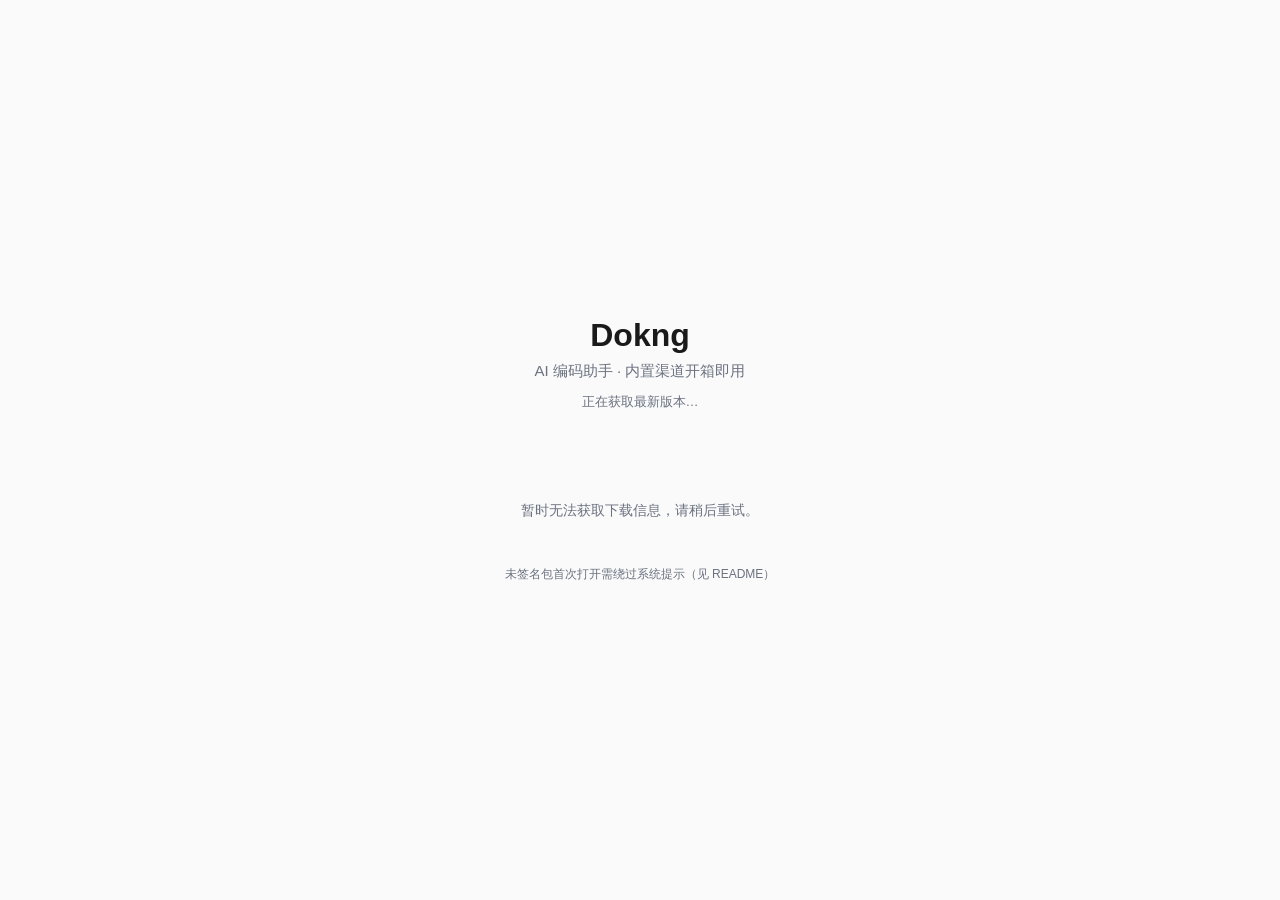
<file: open-code/brand/download-page/index.html>
<!doctype html>
<html lang="zh">
  <head>
    <meta charset="utf-8" />
    <meta name="viewport" content="width=device-width, initial-scale=1" />
    <title>Dokng — 下载</title>
    <!--
      [cx] Cloudflare Pages 下载落地页（R2 发布托管）。
      纯静态单页：运行时 fetch R2 上的 latest*.yml，解析出各平台最新版本与文件名，
      渲染下载按钮。无后端、无构建步骤。

      配置：DL_BASE 指向 R2 自定义域的 open-code/ 目录（与 brand/brand.json 的
      updateBaseUrl 保持一致），当前为 https://dl.dokng.com/open-code。

      CORS：本页所在域（Pages 子域）与 DL_BASE 子域不同源，R2 桶需加一条 CORS 规则
      允许本页域 GET latest*.yml（见 brand/download-page/README.md）。
    -->
    <style>
      :root {
        color-scheme: light dark;
        --bg: #fafafa;
        --fg: #1a1a1a;
        --muted: #6b7280;
        --card: #ffffff;
        --border: rgba(0, 0, 0, 0.1);
        --accent: #2563eb;
        --accent-fg: #ffffff;
      }
      @media (prefers-color-scheme: dark) {
        :root {
          --bg: #0b0b0c;
          --fg: #f2f2f3;
          --muted: #9ca3af;
          --card: #161618;
          --border: rgba(255, 255, 255, 0.12);
          --accent: #3b82f6;
        }
      }
      * {
        box-sizing: border-box;
      }
      body {
        margin: 0;
        min-height: 100vh;
        display: flex;
        flex-direction: column;
        align-items: center;
        justify-content: center;
        gap: 32px;
        padding: 48px 20px;
        background: var(--bg);
        color: var(--fg);
        font-family:
          -apple-system, BlinkMacSystemFont, "Segoe UI", Roboto, "PingFang SC", "Microsoft YaHei", sans-serif;
      }
      header {
        text-align: center;
      }
      h1 {
        margin: 0 0 8px;
        font-size: 32px;
        font-weight: 680;
      }
      .subtitle {
        margin: 0;
        color: var(--muted);
        font-size: 15px;
      }
      .version {
        margin-top: 12px;
        font-size: 13px;
        color: var(--muted);
        font-variant-numeric: tabular-nums;
      }
      .grid {
        display: grid;
        grid-template-columns: repeat(auto-fit, minmax(220px, 1fr));
        gap: 16px;
        width: 100%;
        max-width: 720px;
      }
      .card {
        display: flex;
        flex-direction: column;
        gap: 14px;
        padding: 24px;
        border-radius: 14px;
        background: var(--card);
        box-shadow: inset 0 0 0 1px var(--border);
      }
      .card h2 {
        margin: 0;
        font-size: 17px;
        font-weight: 620;
      }
      .card .platform-note {
        margin: 0;
        font-size: 12px;
        color: var(--muted);
        min-height: 16px;
      }
      .dl-btn {
        display: inline-flex;
        align-items: center;
        justify-content: center;
        gap: 8px;
        padding: 10px 16px;
        border-radius: 10px;
        background: var(--accent);
        color: var(--accent-fg);
        font-size: 14px;
        font-weight: 560;
        text-decoration: none;
        transition: opacity 120ms ease;
      }
      .dl-btn:hover {
        opacity: 0.9;
      }
      .dl-btn[data-disabled] {
        pointer-events: none;
        opacity: 0.4;
      }
      .dl-btn + .dl-btn {
        margin-top: 8px;
      }
      .state {
        font-size: 14px;
        color: var(--muted);
        text-align: center;
      }
      footer {
        font-size: 12px;
        color: var(--muted);
        text-align: center;
      }
      footer a {
        color: var(--accent);
      }
    </style>
  </head>
  <body>
    <header>
      <h1>Dokng</h1>
      <p class="subtitle">AI 编码助手 · 内置渠道开箱即用</p>
      <p class="version" id="version">正在获取最新版本…</p>
    </header>

    <main class="grid" id="cards" hidden></main>
    <p class="state" id="state">正在加载下载信息…</p>

    <!-- [monorepo] 原「也可从 GitHub Releases 下载」链接已移除：本仓不再发 Release，
         该链接恒 404。安装包只从 DL_BASE（R2）分发，即本页各按钮的来源。 -->
    <footer>未签名包首次打开需绕过系统提示（见 README）</footer>

    <script>
      // [cx] R2 自定义域的 open-code/ 目录（与 brand.json updateBaseUrl 一致）。
      const DL_BASE = "https://dl.dokng.com/open-code"

      // electron-builder 的 latest*.yml 是简化 YAML。只需 version 与各 file 的 url（相对文件名）。
      // 用轻量行解析（与 finalize-latest-yml.ts 的解析思路一致），不引第三方 YAML 库。
      function parseYml(text) {
        const lines = text.split("\n")
        let version = ""
        const files = []
        let current = null
        const flush = () => {
          if (current && current.url) files.push(current)
          current = null
        }
        for (const line of lines) {
          const indented = line.startsWith("    ") || line.startsWith("  -")
          if (line.startsWith("version:")) {
            version = line.slice("version:".length).trim()
          } else if (line.trim().startsWith("- url:")) {
            flush()
            current = { url: line.trim().slice("- url:".length).trim().replace(/^'|'$/g, "") }
          } else if (indented && current && line.trim().startsWith("size:")) {
            current.size = Number(line.trim().slice("size:".length).trim())
          } else if (!indented && current) {
            flush()
          }
        }
        flush()
        return { version, files }
      }

      async function fetchYml(name) {
        try {
          const res = await fetch(`${DL_BASE}/${name}`, { cache: "no-store" })
          if (!res.ok) return null
          return parseYml(await res.text())
        } catch {
          return null
        }
      }

      function human(size) {
        if (!size) return ""
        const mb = size / (1024 * 1024)
        return mb >= 1 ? `${mb.toFixed(0)} MB` : `${(size / 1024).toFixed(0)} KB`
      }

      function pick(files, re) {
        return files.find((f) => re.test(f.url))
      }

      function button(label, file) {
        if (!file) return `<a class="dl-btn" data-disabled>暂无</a>`
        const size = human(file.size)
        return `<a class="dl-btn" href="${DL_BASE}/${file.url}" download>${label}${size ? ` · ${size}` : ""}</a>`
      }

      async function main() {
        const [mac, win, linux] = await Promise.all([
          fetchYml("latest-mac.yml"),
          fetchYml("latest.yml"),
          fetchYml("latest-linux.yml"),
        ])

        const version = mac?.version || win?.version || linux?.version
        const versionEl = document.getElementById("version")
        const stateEl = document.getElementById("state")
        const cardsEl = document.getElementById("cards")

        if (!version) {
          // [monorepo] 原文案让用户「前往 GitHub Releases 下载」——本仓不发 Release，
          // 那是条死路。R2 是唯一分发源，取不到就只能稍后重试。
          stateEl.textContent = "暂时无法获取下载信息，请稍后重试。"
          return
        }

        versionEl.textContent = `最新版本 v${version}`

        // macOS：dmg 供人工下载（arm64 / x64 分开）。zip 是自更新载体，不在下载页展示。
        const macArm = mac ? pick(mac.files, /arm64\.dmg$/) : null
        // Intel：优先命中 x64/x86_64，fallback 到「非 arm64 的 dmg」——绝不回退到 arm64 dmg，
        // 避免文件名不含 x64 时把 Apple Silicon 包误当 Intel 包。
        const macX64 = mac
          ? pick(mac.files, /(x64|x86_64)\.dmg$/) || pick(mac.files, /(?<!arm64)\.dmg$/)
          : null
        // Windows：nsis .exe。
        const winExe = win ? pick(win.files, /\.exe$/) : null
        // Linux：AppImage。
        const linuxImg = linux ? pick(linux.files, /\.AppImage$/i) : null

        cardsEl.innerHTML = [
          `<div class="card">
            <h2>macOS</h2>
            <p class="platform-note">Apple Silicon 与 Intel 分开下载</p>
            ${button("Apple Silicon", macArm)}
            ${button("Intel", macX64)}
          </div>`,
          `<div class="card">
            <h2>Windows</h2>
            <p class="platform-note">NSIS 安装器（per-user）</p>
            ${button("下载 .exe", winExe)}
          </div>`,
          `<div class="card">
            <h2>Linux</h2>
            <p class="platform-note">AppImage，chmod +x 后直接运行</p>
            ${button("下载 .AppImage", linuxImg)}
          </div>`,
        ].join("")

        cardsEl.hidden = false
        stateEl.hidden = true
      }

      main()
    </script>
  </body>
</html>
</file>
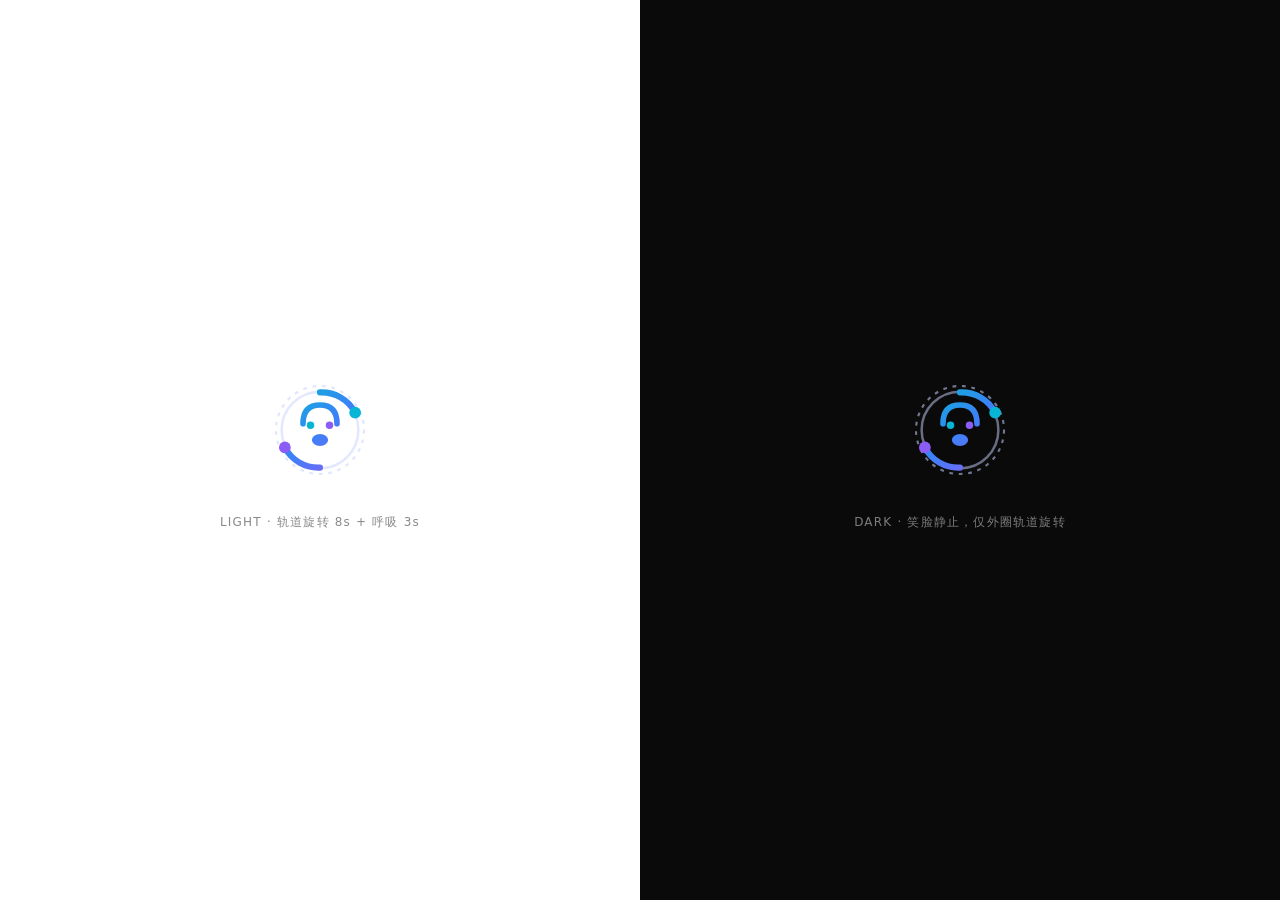
<file: open-code/brand/splash/preview.html>
<!doctype html>
<html lang="zh">
<head>
<meta charset="utf-8" />
<title>Dokng 开屏动画预览（与补丁 14 逐字一致）</title>
<style>
/* ↓↓↓ 以下 keyframes/选择器直接取自 brand/patches/14-splash-brand.patch 的 styles.css ↓↓↓ */
/* [cx] 品牌开屏动画：轨道旋转 + 整体呼吸，贴合 opencode 克制的动效风格。
   —— 空的上游 renderer/styles.css 是这段动画的落点（该文件被 renderer/index.tsx
      在顶部 import "./styles.css" 引入，且上游为空、无补丁触碰，扩展零冲突）。
   —— 动画分两层：外圈轨道环 + 节点匀速旋转（8s，慢到不晕），笑脸主体不旋转（转起来会
      倒置很怪）；整组叠加 3s 呼吸（透明度 + 极轻微缩放），呼应上游原版 animate-pulse 的平静感。
   —— 尊重系统「减少动态效果」偏好：prefers-reduced-motion 时停所有动画，回落到静态品牌图。 */

@keyframes cx-splash-spin {
  from {
    transform: rotate(0deg);
  }
  to {
    transform: rotate(360deg);
  }
}

@keyframes cx-splash-breathe {
  0%,
  100% {
    opacity: 0.55;
    transform: scale(0.985);
  }
  50% {
    opacity: 1;
    transform: scale(1.015);
  }
}

/* 整组呼吸：透明度 + 极轻微缩放，节奏舒缓（3s ease-in-out 无限循环）。
   transform-origin: center 对 svg 根元素即其自身几何中心。 */
[data-slot="cx-splash"] {
  animation: cx-splash-breathe 3s ease-in-out infinite;
  transform-origin: center;
  will-change: opacity, transform;
}

/* 轨道层（环 + 弧 + 节点）匀速旋转。
   transform-box: view-box + transform-origin: 24px 24px 让旋转绕 viewBox（48×48）视觉中心，
   而非元素包围盒——否则旋转会偏心画圈。两者缺一不可（Chromium/Electron 下默认 box 不保证）。 */
[data-slot="cx-splash"] [data-slot="cx-splash-orbit"] {
  animation: cx-splash-spin 8s linear infinite;
  transform-box: view-box;
  transform-origin: 24px 24px;
}

@media (prefers-reduced-motion: reduce) {
  [data-slot="cx-splash"],
  [data-slot="cx-splash"] [data-slot="cx-splash-orbit"] {
    animation: none;
  }
}
/* ↑↑↑ 补丁原文结束 ↑↑↑ */

body { margin: 0; font-family: system-ui, sans-serif; display: flex; min-height: 100vh; }
.pane { flex: 1; display: flex; flex-direction: column; align-items: center; justify-content: center; gap: 24px; }
.light { background: #ffffff; color: #171717; }
.dark { background: #0a0a0a; color: #ededed; }
.label { font-size: 12px; opacity: .5; letter-spacing: .1em; }
</style>
</head>
<body>
  <div class="pane light">
    <svg
        data-slot="cx-splash"
        width="120" height="120"
        viewBox="0 0 48 48"
        fill="none"
        xmlns="http://www.w3.org/2000/svg"
      >
        <defs>
          <linearGradient id="gL" x1="10" y1="8" x2="38" y2="40" gradientUnits="userSpaceOnUse">
            <stop stop-color="#06b6d4" />
            <stop offset=".5" stop-color="#3b82f6" />
            <stop offset="1" stop-color="#8b5cf6" />
          </linearGradient>
        </defs>

        
        <g data-slot="cx-splash-orbit">
          <circle cx="24" cy="24" r="17.6" fill="none" stroke="#c7d2fe" stroke-width=".85" stroke-dasharray="1.5 2.3" opacity=".55" />
          <circle cx="24" cy="24" r="15.35" fill="none" stroke="#c7d2fe" stroke-width="1" opacity=".5" />
          <path d="M24 8.95 A15.05 15.05 0 0 1 38.05 17.05" fill="none" stroke="url(#gL)" stroke-width="2.45" stroke-linecap="round" />
          <path d="M24 39.05 A15.05 15.05 0 0 1 9.95 30.95" fill="none" stroke="url(#gL)" stroke-width="2.45" stroke-linecap="round" />
          <circle cx="38.05" cy="17.05" r="2.35" fill="#06b6d4" />
          <circle cx="9.95" cy="30.95" r="2.35" fill="#8b5cf6" />
        </g>

        
        <path d="M17.2 21.5 C17.2 16 20 14 24 14 C28 14 30.8 16 30.8 21.5" fill="none" stroke="url(#gL)" stroke-width="2.25" stroke-linecap="round" />
        <circle cx="20.2" cy="22.1" r="1.5" fill="#06b6d4" />
        <circle cx="27.8" cy="22.1" r="1.5" fill="#8b5cf6" />
        <ellipse cx="24" cy="28" rx="3.25" ry="2.4" fill="url(#gL)" />
      </svg>
    <div class="label">LIGHT · 轨道旋转 8s + 呼吸 3s</div>
  </div>
  <div class="pane dark">
    <svg
        data-slot="cx-splash"
        width="120" height="120"
        viewBox="0 0 48 48"
        fill="none"
        xmlns="http://www.w3.org/2000/svg"
      >
        <defs>
          <linearGradient id="gD" x1="10" y1="8" x2="38" y2="40" gradientUnits="userSpaceOnUse">
            <stop stop-color="#06b6d4" />
            <stop offset=".5" stop-color="#3b82f6" />
            <stop offset="1" stop-color="#8b5cf6" />
          </linearGradient>
        </defs>

        
        <g data-slot="cx-splash-orbit">
          <circle cx="24" cy="24" r="17.6" fill="none" stroke="#c7d2fe" stroke-width=".85" stroke-dasharray="1.5 2.3" opacity=".55" />
          <circle cx="24" cy="24" r="15.35" fill="none" stroke="#c7d2fe" stroke-width="1" opacity=".5" />
          <path d="M24 8.95 A15.05 15.05 0 0 1 38.05 17.05" fill="none" stroke="url(#gD)" stroke-width="2.45" stroke-linecap="round" />
          <path d="M24 39.05 A15.05 15.05 0 0 1 9.95 30.95" fill="none" stroke="url(#gD)" stroke-width="2.45" stroke-linecap="round" />
          <circle cx="38.05" cy="17.05" r="2.35" fill="#06b6d4" />
          <circle cx="9.95" cy="30.95" r="2.35" fill="#8b5cf6" />
        </g>

        
        <path d="M17.2 21.5 C17.2 16 20 14 24 14 C28 14 30.8 16 30.8 21.5" fill="none" stroke="url(#gD)" stroke-width="2.25" stroke-linecap="round" />
        <circle cx="20.2" cy="22.1" r="1.5" fill="#06b6d4" />
        <circle cx="27.8" cy="22.1" r="1.5" fill="#8b5cf6" />
        <ellipse cx="24" cy="28" rx="3.25" ry="2.4" fill="url(#gD)" />
      </svg>
    <div class="label">DARK · 笑脸静止，仅外圈轨道旋转</div>
  </div>
</body>
</html>
</file>
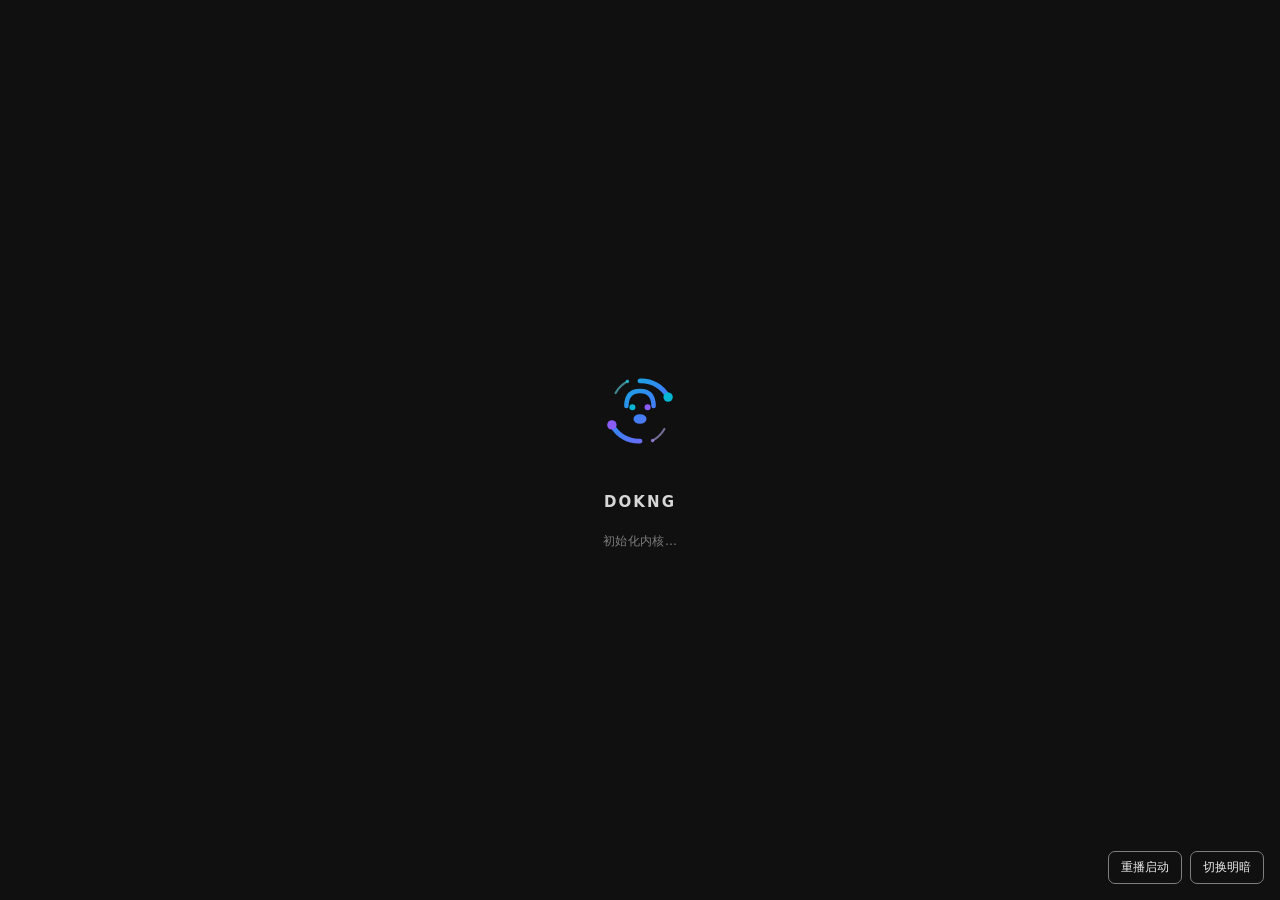
<file: open-code/brand/splash/splash-demo.html>
<!doctype html>
<html lang="zh">
<head>
<meta charset="utf-8" />
<meta name="viewport" content="width=device-width, initial-scale=1" />
<title>Dokng 启动开屏模拟</title>
<style>
  /* ===== 与 brand/patches/14-splash-brand.patch 的 styles.css 逐字一致 ===== */
  @keyframes cx-splash-breathe {
    0%, 100% { opacity: .6; transform: scale(.99); }
    50% { opacity: 1; transform: scale(1.01); }
  }
  @keyframes cx-splash-sway {
    0%, 100% { transform: rotate(-3.5deg); }
    50% { transform: rotate(3.5deg); }
  }
  @keyframes cx-splash-blink {
    0%, 90%, 100% { transform: scaleY(1); }
    93% { transform: scaleY(.08); }
    97% { transform: scaleY(1); }
  }
  [data-slot="cx-splash"] {
    animation: cx-splash-breathe 3s ease-in-out infinite;
    transform-origin: center; transform-box: view-box;
    will-change: opacity, transform;
  }
  [data-slot="cx-splash"] [data-slot="cx-splash-paws"] {
    animation: cx-splash-sway 2.8s ease-in-out infinite;
    transform-box: view-box; transform-origin: 24px 24px;
  }
  [data-slot="cx-splash"] [data-slot="cx-splash-eye"] {
    transform-box: fill-box; transform-origin: center;
    animation: cx-splash-blink 4s ease-in-out infinite;
  }
  @media (prefers-reduced-motion: reduce) {
    [data-slot="cx-splash"],
    [data-slot="cx-splash"] [data-slot="cx-splash-paws"],
    [data-slot="cx-splash"] [data-slot="cx-splash-eye"] { animation: none; }
  }

  /* ===== 全屏窗口模拟（对齐真实开屏：bg-background-base）===== */
  * { box-sizing: border-box; }
  html, body { margin:0; height:100%; overflow:hidden; font-family: system-ui, -apple-system, sans-serif; }
  body { --bg:#101010; --fg:#ededed; --muted:#7e7e7e; background:var(--bg); color:var(--fg); transition: background .4s ease; }
  body.light { --bg:#f8f8f8; --fg:#171717; --muted:#8f8f8f; }

  /* 爪印弧的主题变量（对齐补丁：var(--icon-weak-base) 自适应明暗）*/
  body      [data-slot="cx-splash-paws"] { --icon-weak-base:#343434; }
  body.light [data-slot="cx-splash-paws"] { --icon-weak-base:#dbdbdb; }

  #stage { position:fixed; inset:0; display:flex; align-items:center; justify-content:center; }

  /* 开屏层：真实开屏就是全屏居中一个 splash */
  #splashLayer {
    position:absolute; inset:0; display:flex; flex-direction:column;
    align-items:center; justify-content:center; gap:22px;
    background:var(--bg);
    transition: opacity .5s ease, transform .5s ease;
  }
  #splashLayer svg { width:96px; height:120px; }
  .splash-word { font-size:15px; font-weight:600; letter-spacing:.14em; color:var(--fg); opacity:.9; }
  .splash-tip  { font-size:12px; color:var(--muted); letter-spacing:.04em;
    animation: cx-splash-breathe 2.4s ease-in-out infinite; }

  /* 「启动完成」揭示的模拟工作台（只为演示过渡，不是真实 UI）*/
  #appLayer {
    position:absolute; inset:0; opacity:0; transform:scale(1.01);
    transition: opacity .5s ease .05s, transform .5s ease .05s;
    display:flex; flex-direction:column;
  }
  #appLayer .titlebar { height:38px; flex:none; display:flex; align-items:center; gap:8px;
    padding:0 14px; border-bottom:.5px solid var(--muted); opacity:.9; }
  #appLayer .dot { width:11px; height:11px; border-radius:50%; }
  #appLayer .body { flex:1; display:flex; align-items:center; justify-content:center; color:var(--muted); font-size:13px; }

  /* 状态切换 */
  body[data-phase="ready"] #splashLayer { opacity:0; transform:scale(1.04); pointer-events:none; }
  body[data-phase="ready"] #appLayer   { opacity:1; transform:scale(1); }

  /* 悬浮控制条（演示用，真实开屏没有）*/
  #ctl { position:fixed; right:16px; bottom:16px; z-index:10; display:flex; gap:8px;
    font-size:12px; }
  #ctl button { border:.5px solid var(--muted); background:transparent; color:var(--fg);
    padding:7px 12px; border-radius:7px; cursor:pointer; font-size:12px; }
  #ctl button:hover { background:rgba(127,127,127,.15); }
</style>
</head>
<body data-phase="loading">
  <div id="stage">
    <!-- 开屏层：真实的 LoadingSplash 内容 -->
    <div id="splashLayer">
      <svg
        data-slot="cx-splash"
        class="w-20 h-20"
        viewBox="0 0 48 48"
        fill="none"
        xmlns="http://www.w3.org/2000/svg"
      >
        <defs>
          <linearGradient id="cx-splash-grad" x1="10" y1="8" x2="38" y2="40" gradientUnits="userSpaceOnUse">
            <stop stop-color="#06b6d4" />
            <stop offset=".5" stop-color="#3b82f6" />
            <stop offset="1" stop-color="#8b5cf6" />
          </linearGradient>
        </defs>

        {/* 环绕的爪印：四枚爪印弧 + 爪垫点，整组绕狗脸中心轻摆（sway），像小狗晃动。 */}
        <g data-slot="cx-splash-paws">
          <path d="M24 8.95 A15.05 15.05 0 0 1 38.05 17.05" fill="none" stroke="url(#cx-splash-grad)" stroke-width="2.45" stroke-linecap="round" />
          <path d="M24 39.05 A15.05 15.05 0 0 1 9.95 30.95" fill="none" stroke="url(#cx-splash-grad)" stroke-width="2.45" stroke-linecap="round" />
          <path d="M11.8 15 A15.05 15.05 0 0 1 17.7 9.2" fill="none" stroke="#67e8f9" stroke-width="1.1" stroke-linecap="round" opacity=".55" />
          <path d="M36.2 33 A15.05 15.05 0 0 1 30.3 38.8" fill="none" stroke="#c4b5fd" stroke-width="1.1" stroke-linecap="round" opacity=".55" />
          <circle cx="38.05" cy="17.05" r="2.35" fill="#06b6d4" />
          <circle cx="9.95" cy="30.95" r="2.35" fill="#8b5cf6" />
          <circle cx="17.7" cy="9.2" r=".9" fill="#22d3ee" opacity=".65" />
          <circle cx="30.3" cy="38.8" r=".9" fill="#a78bfa" opacity=".65" />
        </g>

        {/* 狗脸主体：眉弧 + 双眼 + 鼻/嘴。眉与鼻静止，双眼周期眨眼（blink）。 */}
        <path d="M17.2 21.5 C17.2 16 20 14 24 14 C28 14 30.8 16 30.8 21.5" fill="none" stroke="url(#cx-splash-grad)" stroke-width="2.25" stroke-linecap="round" />
        <circle data-slot="cx-splash-eye" cx="20.2" cy="22.1" r="1.5" fill="#06b6d4" />
        <circle data-slot="cx-splash-eye" cx="27.8" cy="22.1" r="1.5" fill="#8b5cf6" />
        <ellipse cx="24" cy="28" rx="3.25" ry="2.4" fill="url(#cx-splash-grad)" />
      </svg>
      <div class="splash-word">DOKNG</div>
      <div class="splash-tip" id="tip">正在启动…</div>
    </div>

    <!-- 启动完成后揭示的模拟工作台（仅演示过渡）-->
    <div id="appLayer">
      <div class="titlebar">
        <span class="dot" style="background:#ff5f57"></span>
        <span class="dot" style="background:#febc2e"></span>
        <span class="dot" style="background:#28c840"></span>
        <span style="margin-left:8px;font-size:12px;opacity:.7">Dokng</span>
      </div>
      <div class="body">启动完成 · 工作台已就绪（此为过渡演示，非真实界面）</div>
    </div>
  </div>

  <div id="ctl">
    <button id="replay">重播启动</button>
    <button id="theme">切换明暗</button>
  </div>

<script>
  const body = document.body;
  const tip = document.getElementById("tip");
  let timers = [];
  function clearTimers(){ timers.forEach(clearTimeout); timers = []; }

  // 模拟一次真实启动：加载文案递进 → 就绪 → 揭示工作台 → 稍后自动重播
  function runLaunch() {
    clearTimers();
    body.setAttribute("data-phase","loading");
    const steps = ["正在启动…","初始化内核…","连接内置渠道…","准备工作台…"];
    let i = 0; tip.textContent = steps[0];
    timers.push(setInterval-0); // placeholder
    const stepTimer = setInterval(() => {
      i++; if (i < steps.length) tip.textContent = steps[i];
      else clearInterval(stepTimer);
    }, 900);
    timers.push({});
    // ~4s 后进入就绪，揭示工作台
    timers.push(setTimeout(() => {
      clearInterval(stepTimer);
      body.setAttribute("data-phase","ready");
    }, 4000));
    // ~7s 后自动重播，循环演示
    timers.push(setTimeout(runLaunch, 7000));
  }

  document.getElementById("replay").onclick = runLaunch;
  document.getElementById("theme").onclick = () => body.classList.toggle("light");

  // 自动开始
  runLaunch();
</script>
</body>
</html>
</file>
